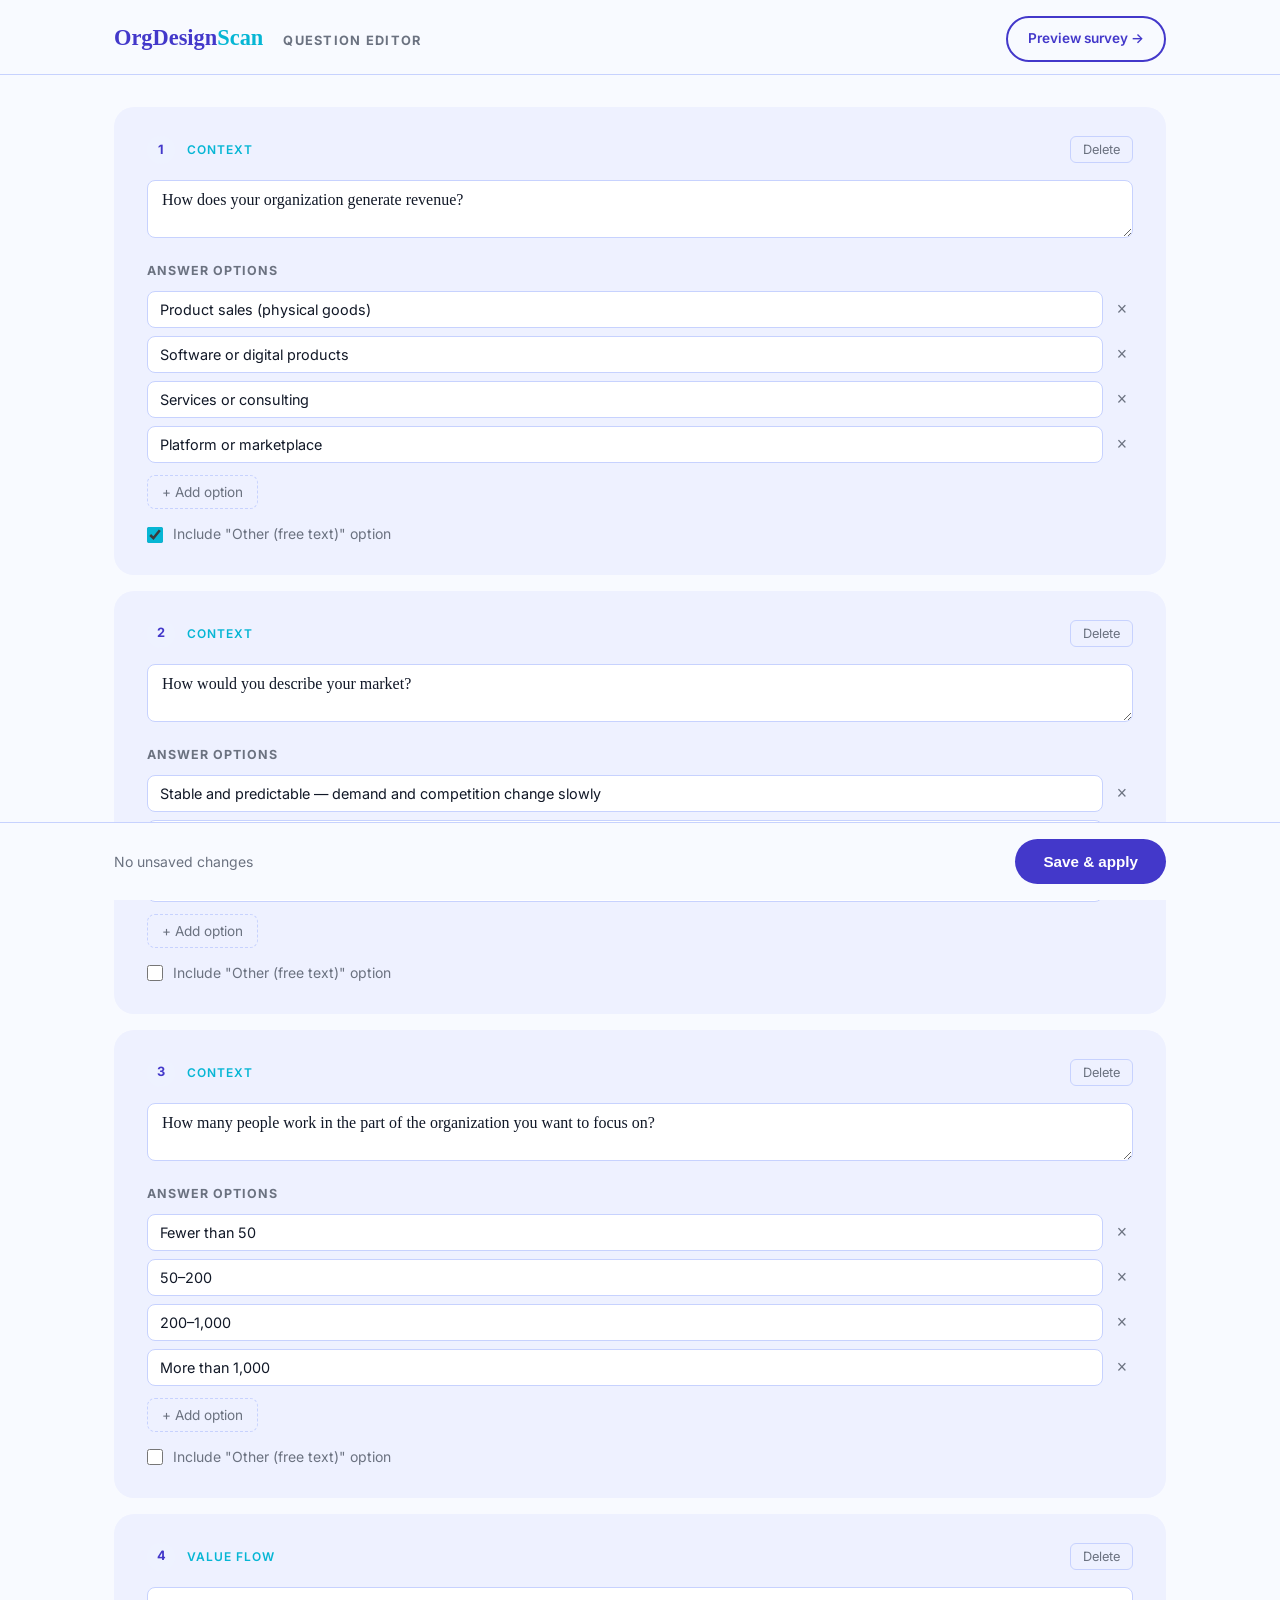
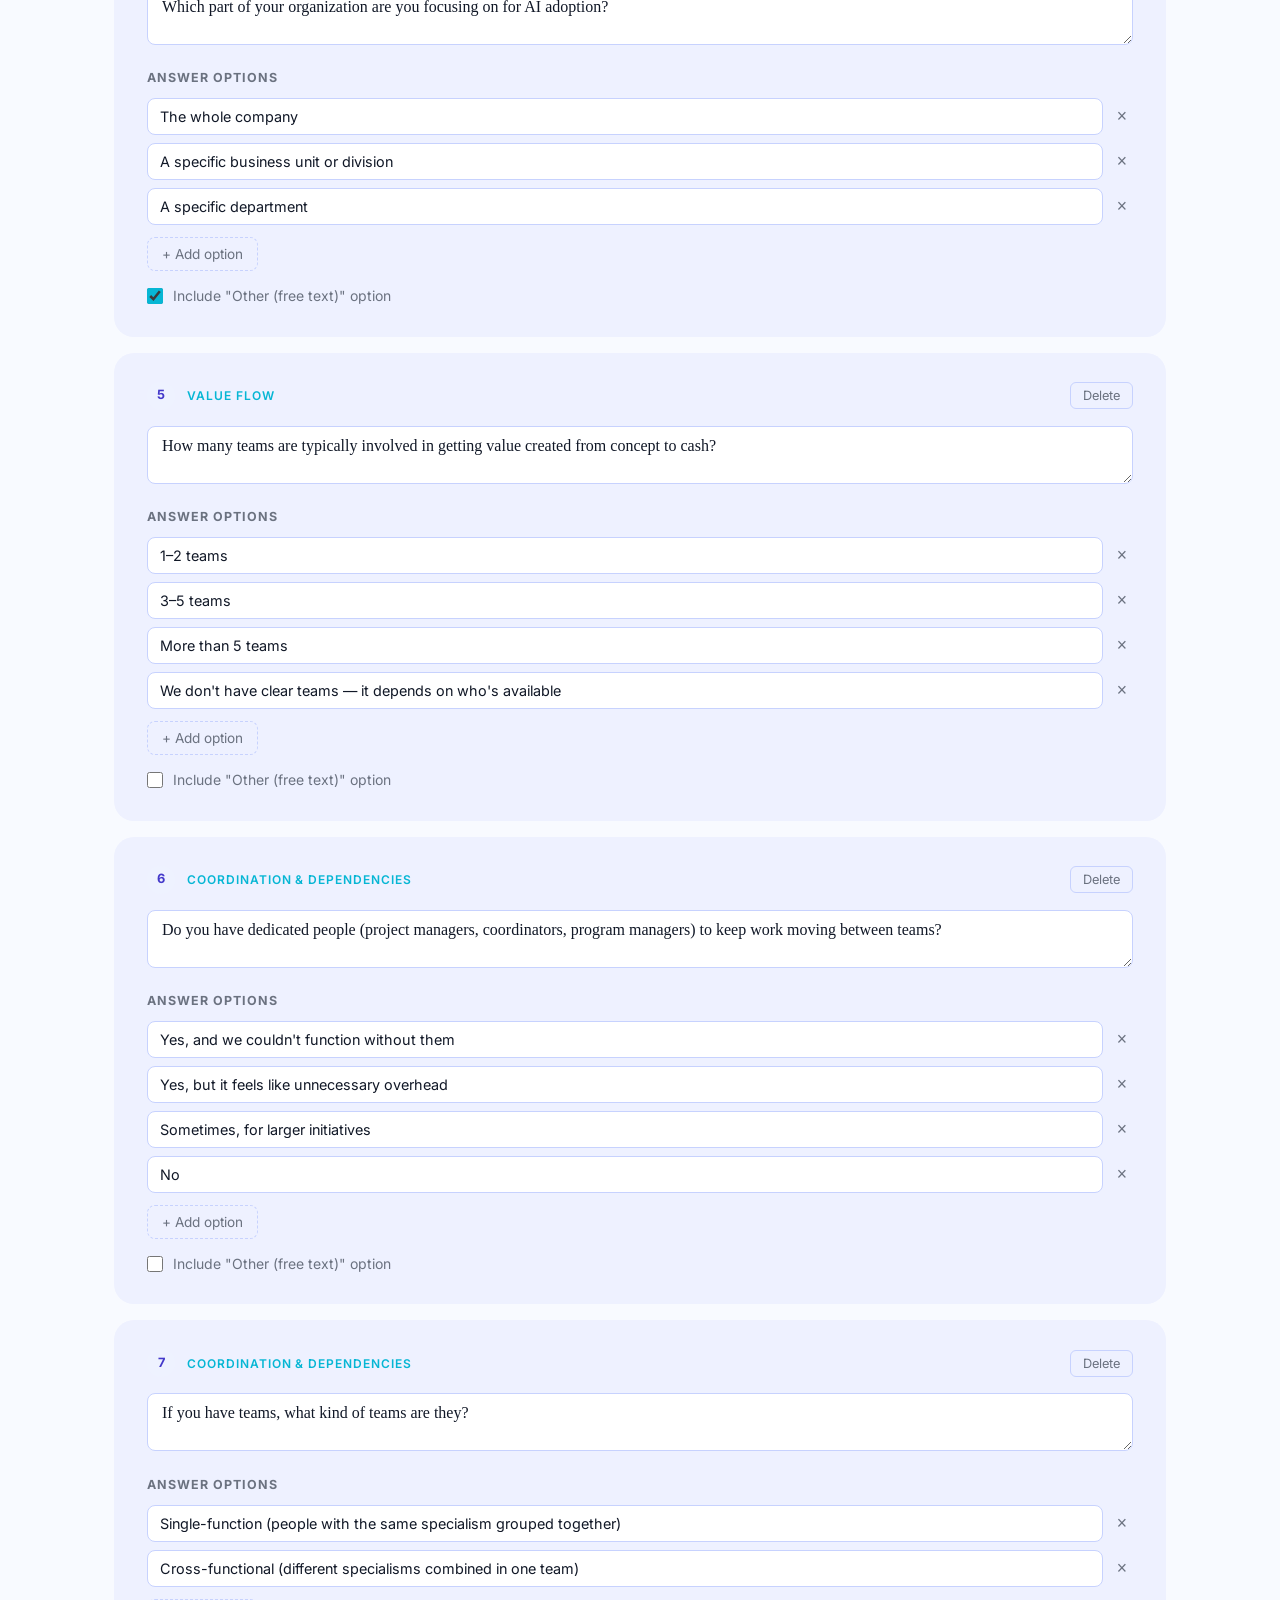
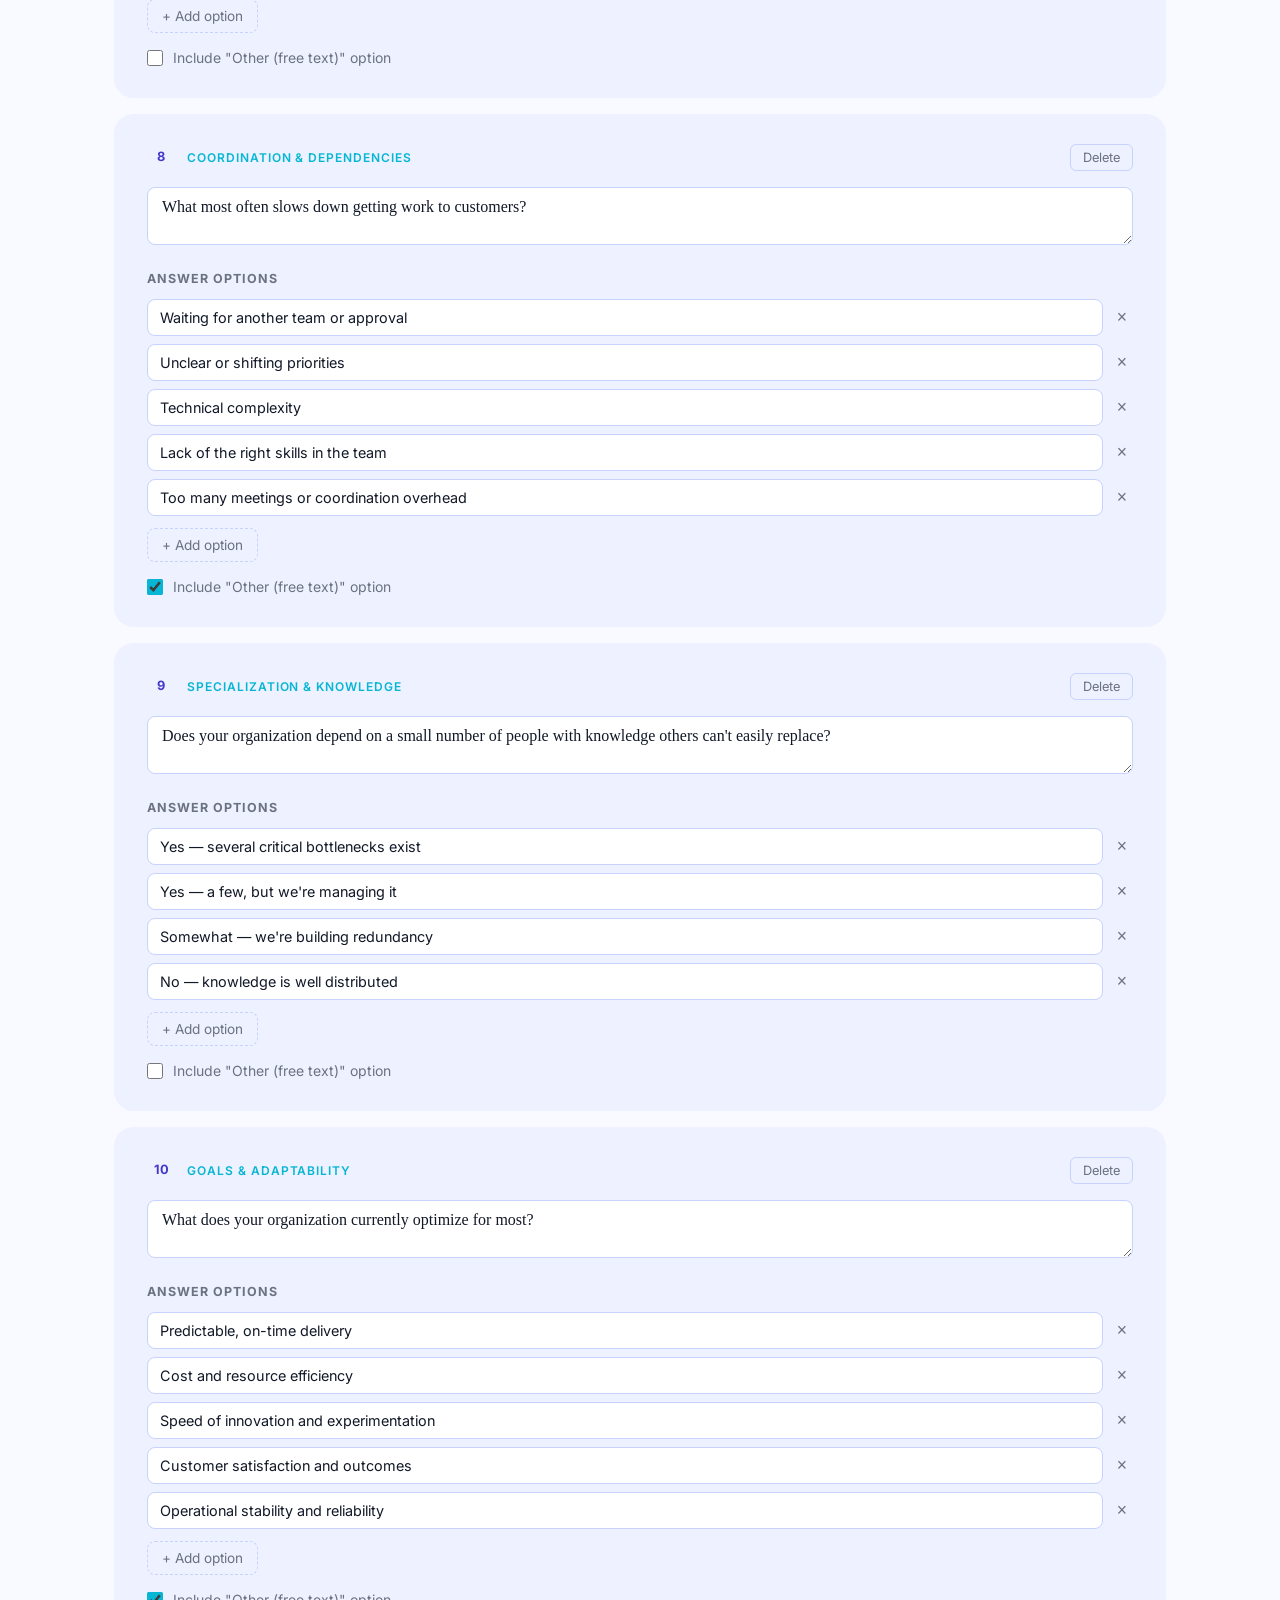
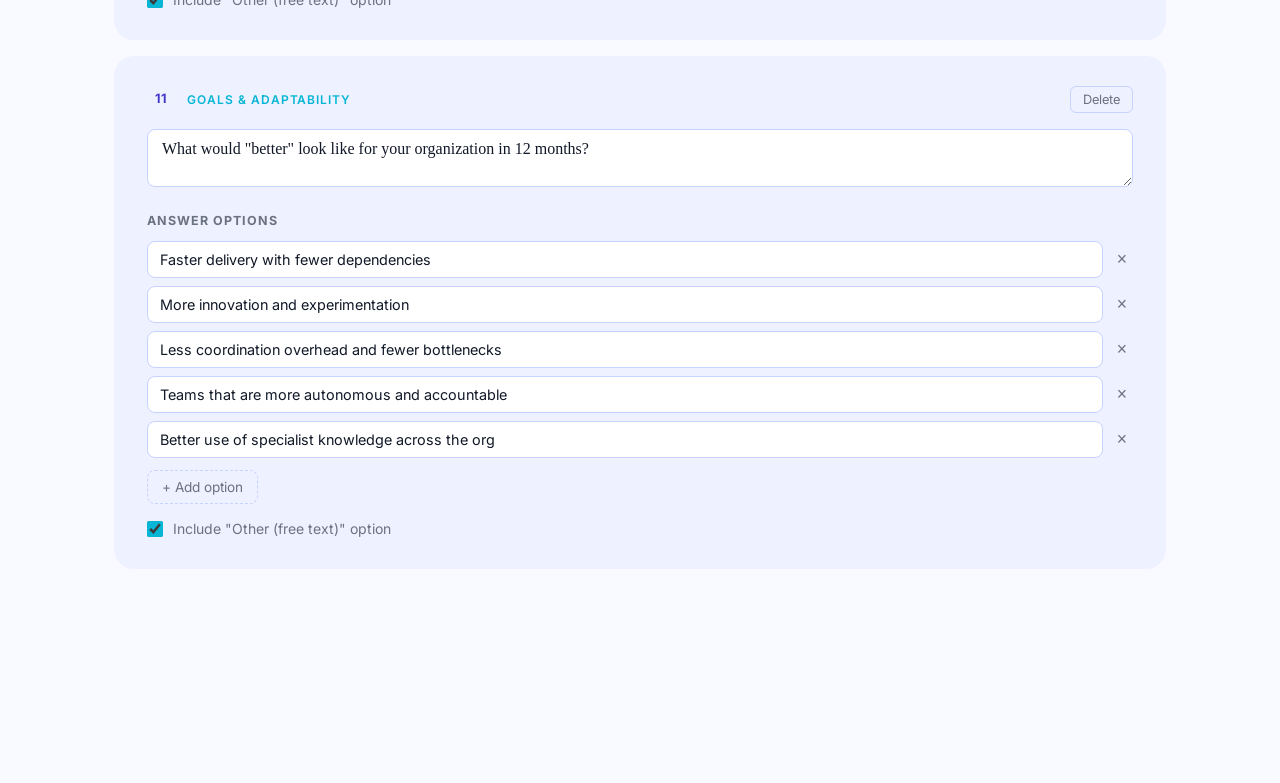
<file: admin.html>
<!DOCTYPE html>
<html lang="en">
<head>
  <meta charset="UTF-8" />
  <meta name="viewport" content="width=device-width, initial-scale=1.0" />
  <title>OrgDesignScan — Question Editor</title>
  <meta name="robots" content="noindex, nofollow" />
  <link rel="preconnect" href="https://fonts.googleapis.com">
  <link rel="preconnect" href="https://fonts.gstatic.com" crossorigin>
  <link href="https://fonts.googleapis.com/css2?family=Inter:wght@400;500;600;700&display=swap" rel="stylesheet">
  <link rel="stylesheet" href="css/styles.css" />
  <style>
    .admin-header {
      padding: 16px 0 12px;
      border-bottom: 1px solid var(--border);
      margin-bottom: 32px;
    }
    .admin-header .container {
      display: flex;
      align-items: center;
      justify-content: space-between;
    }
    .admin-title {
      font-size: 0.8rem;
      font-weight: 700;
      letter-spacing: 0.1em;
      text-transform: uppercase;
      color: var(--text-muted);
    }
    .q-editor {
      background: var(--surface);
      border-radius: var(--radius-lg);
      padding: 28px 32px;
      margin-bottom: 16px;
      border: 1.5px solid transparent;
      transition: border-color 0.2s;
    }
    .q-editor:focus-within {
      border-color: var(--teal);
    }
    .q-editor-top {
      display: flex;
      align-items: center;
      gap: 12px;
      margin-bottom: 16px;
    }
    .btn-delete-q {
      margin-left: auto;
      background: none;
      border: 1.5px solid var(--border);
      color: var(--text-muted);
      cursor: pointer;
      font-size: 0.8rem;
      padding: 5px 12px;
      border-radius: 6px;
      font-family: inherit;
      transition: all 0.15s;
    }
    .btn-delete-q:hover { border-color: #DC2626; color: #DC2626; background: #FEE2E2; }
    .q-num {
      width: 28px;
      height: 28px;
      border-radius: 50%;
      background: var(--green-light);
      color: var(--green);
      font-size: 0.8rem;
      font-weight: 700;
      display: flex;
      align-items: center;
      justify-content: center;
      flex-shrink: 0;
    }
    .q-section-tag {
      font-size: 0.75rem;
      font-weight: 600;
      text-transform: uppercase;
      letter-spacing: 0.08em;
      color: var(--teal);
    }
    .q-text-input {
      width: 100%;
      padding: 10px 14px;
      border: 1.5px solid var(--border);
      border-radius: 8px;
      background: var(--white);
      font-size: 1rem;
      font-family: 'Georgia', serif;
      color: var(--text);
      outline: none;
      resize: vertical;
      min-height: 56px;
    }
    .q-text-input:focus { border-color: var(--teal); }

    .options-editor { margin-top: 16px; }
    .options-editor-label {
      font-size: 0.78rem;
      font-weight: 700;
      text-transform: uppercase;
      letter-spacing: 0.08em;
      color: var(--text-muted);
      margin-bottom: 10px;
    }
    .option-row {
      display: flex;
      align-items: center;
      gap: 8px;
      margin-bottom: 8px;
    }
    .option-input {
      flex: 1;
      padding: 9px 12px;
      border: 1.5px solid var(--border);
      border-radius: 8px;
      background: var(--white);
      font-size: 0.9rem;
      color: var(--text);
      font-family: inherit;
      outline: none;
    }
    .option-input:focus { border-color: var(--teal); }
    .btn-remove-opt {
      background: none;
      border: none;
      color: var(--text-muted);
      cursor: pointer;
      font-size: 1.1rem;
      line-height: 1;
      padding: 4px 6px;
      border-radius: 4px;
      transition: all 0.15s;
    }
    .btn-remove-opt:hover { background: #FEE2E2; color: #DC2626; }
    .btn-add-opt {
      background: none;
      border: 1.5px dashed var(--border);
      color: var(--text-muted);
      cursor: pointer;
      font-size: 0.85rem;
      padding: 8px 14px;
      border-radius: 8px;
      font-family: inherit;
      transition: all 0.15s;
      margin-top: 4px;
    }
    .btn-add-opt:hover { border-color: var(--teal); color: var(--teal); }

    .other-toggle {
      display: flex;
      align-items: center;
      gap: 10px;
      margin-top: 14px;
      font-size: 0.875rem;
      color: var(--text-muted);
      cursor: pointer;
    }
    .other-toggle input { cursor: pointer; accent-color: var(--teal); width: 16px; height: 16px; }

    .save-bar {
      position: sticky;
      bottom: 0;
      background: var(--bg);
      border-top: 1px solid var(--border);
      padding: 16px 0;
      z-index: 50;
    }
    .save-bar .container {
      display: flex;
      align-items: center;
      justify-content: space-between;
    }
    .save-status {
      font-size: 0.875rem;
      color: var(--text-muted);
    }
    .save-status.saved { color: var(--teal); font-weight: 600; }
    .save-status.unsaved { color: #D97706; font-weight: 600; }

    .reset-link {
      font-size: 0.8rem;
      color: var(--text-muted);
      cursor: pointer;
      background: none;
      border: none;
      font-family: inherit;
      padding: 0;
      text-decoration: underline;
    }
    .reset-link:hover { color: #DC2626; }
  </style>
</head>
<body>

  <header class="admin-header">
    <div class="container">
      <div>
        <span class="nav-logo" style="font-size:1.4rem;">OrgDesign<span style="color:var(--teal)">Scan</span></span>
        <span class="admin-title" style="margin-left:16px;">Question Editor</span>
      </div>
      <a href="survey.html" target="_blank" class="btn btn-outline" style="font-size:0.85rem; padding:10px 20px;">
        Preview survey →
      </a>
    </div>
  </header>

  <main>
    <div class="container" style="padding-bottom: 120px;">
      <div id="editor-root"></div>
    </div>
  </main>

  <div class="save-bar">
    <div class="container">
      <div style="display:flex; align-items:center; gap:20px;">
        <span class="save-status" id="save-status">No unsaved changes</span>
        <button class="reset-link" id="revert-btn" onclick="revertToLastSaved()" style="display:none">Revert to last saved</button>
      </div>
      <button class="btn btn-primary" onclick="saveQuestions()">Save &amp; apply</button>
    </div>
  </div>

  <script src="js/questions.js"></script>
  <script>
    // Load questions — from localStorage if saved, else from QUESTIONS default
    function getQuestions() {
      const stored = localStorage.getItem('ods_questions');
      if (stored) {
        try { return JSON.parse(stored); } catch(e) {}
      }
      return JSON.parse(JSON.stringify(QUESTIONS)); // deep clone defaults
    }

    let questions = getQuestions();
    let dirty = false;

    function markDirty() {
      dirty = true;
      const el = document.getElementById('save-status');
      el.textContent = 'Unsaved changes';
      el.className = 'save-status unsaved';
      document.getElementById('revert-btn').style.display = 'inline';
    }

    function renderEditor() {
      const root = document.getElementById('editor-root');
      root.innerHTML = '';
      questions.forEach((q, qi) => {
        const div = document.createElement('div');
        div.className = 'q-editor';
        div.innerHTML = `
          <div class="q-editor-top">
            <div class="q-num">${qi + 1}</div>
            <span class="q-section-tag">${q.section}</span>
            <button class="btn-delete-q" onclick="deleteQuestion(${qi})">Delete</button>
          </div>
          <textarea class="q-text-input" rows="2" data-qi="${qi}" data-field="text">${escapeHtml(q.text)}</textarea>
          <div class="options-editor">
            <div class="options-editor-label">Answer options</div>
            <div id="opts-${qi}"></div>
            <button class="btn-add-opt" onclick="addOption(${qi})">+ Add option</button>
          </div>
          <label class="other-toggle">
            <input type="checkbox" ${q.other ? 'checked' : ''} onchange="toggleOther(${qi}, this.checked)" />
            Include "Other (free text)" option
          </label>
        `;
        root.appendChild(div);
        renderOptions(qi);
      });

      // Bind question text changes
      root.querySelectorAll('textarea[data-field="text"]').forEach(ta => {
        ta.addEventListener('input', () => {
          questions[ta.dataset.qi].text = ta.value;
          markDirty();
        });
      });
    }

    function renderOptions(qi) {
      const container = document.getElementById(`opts-${qi}`);
      container.innerHTML = '';
      questions[qi].options.forEach((opt, oi) => {
        const row = document.createElement('div');
        row.className = 'option-row';
        row.innerHTML = `
          <input class="option-input" type="text" value="${escapeAttr(opt)}" data-qi="${qi}" data-oi="${oi}" />
          <button class="btn-remove-opt" onclick="removeOption(${qi}, ${oi})" title="Remove">×</button>
        `;
        container.appendChild(row);
      });
      // Bind option text changes
      container.querySelectorAll('.option-input').forEach(inp => {
        inp.addEventListener('input', () => {
          questions[inp.dataset.qi].options[inp.dataset.oi] = inp.value;
          markDirty();
        });
      });
    }

    function addOption(qi) {
      questions[qi].options.push('');
      renderOptions(qi);
      // Focus the new input
      const inputs = document.querySelectorAll(`#opts-${qi} .option-input`);
      if (inputs.length) inputs[inputs.length - 1].focus();
      markDirty();
    }

    function removeOption(qi, oi) {
      if (questions[qi].options.length <= 1) return;
      questions[qi].options.splice(oi, 1);
      renderOptions(qi);
      markDirty();
    }

    function toggleOther(qi, checked) {
      questions[qi].other = checked;
      markDirty();
    }

    function saveQuestions() {
      localStorage.setItem('ods_questions', JSON.stringify(questions));
      dirty = false;
      const el = document.getElementById('save-status');
      el.textContent = 'Saved ✓';
      el.className = 'save-status saved';
      setTimeout(() => {
        el.textContent = 'No unsaved changes';
        el.className = 'save-status';
      }, 2500);
    }

    function deleteQuestion(qi) {
      if (!confirm(`Delete question ${qi + 1}? This cannot be undone until you save.`)) return;
      questions.splice(qi, 1);
      renderEditor();
      markDirty();
    }

    function revertToLastSaved() {
      if (!confirm('Revert to last saved version? Unsaved changes will be lost.')) return;
      questions = getQuestions();
      renderEditor();
      dirty = false;
      const el = document.getElementById('save-status');
      el.textContent = 'Reverted to last saved';
      el.className = 'save-status saved';
      document.getElementById('revert-btn').style.display = 'none';
      setTimeout(() => { el.textContent = 'No unsaved changes'; el.className = 'save-status'; }, 2500);
    }

    function escapeHtml(str) {
      return String(str).replace(/&/g,'&amp;').replace(/</g,'&lt;').replace(/>/g,'&gt;').replace(/"/g,'&quot;');
    }
    function escapeAttr(str) {
      return String(str).replace(/&/g,'&amp;').replace(/"/g,'&quot;');
    }

    // Init
    renderEditor();
  </script>

</body>
</html>
</file>
<file: css/styles.css>
/* ============================================================
   OrgDesignScan — Global Styles
   Color palette inspired by 10xOrg / Summit brand
   ============================================================ */

:root {
  --bg:         #F8FAFF;
  --surface:    #EEF1FF;
  --surface-2:  #E0E5FF;
  --green:      #4338CA;
  --green-dark: #312E81;
  --green-light:#EEF2FF;
  --teal:       #06B6D4;
  --teal-light: #E0F9FF;
  --text:       #111827;
  --text-muted: #6B7280;
  --border:     #C7D2FE;
  --white:      #FFFFFF;
  --radius:     12px;
  --radius-lg:  20px;
  --shadow:     0 2px 12px rgba(67,56,202,0.08);
}

*, *::before, *::after { box-sizing: border-box; margin: 0; padding: 0; }

html { scroll-behavior: smooth; }

body {
  font-family: 'Inter', system-ui, -apple-system, sans-serif;
  background: var(--bg);
  color: var(--text);
  line-height: 1.6;
  font-size: 16px;
}

/* ── Typography ── */
h1, h2, h3, h4 {
  font-family: 'Georgia', 'Times New Roman', serif;
  color: var(--green);
  line-height: 1.2;
}
h1 { font-size: clamp(2rem, 5vw, 3.2rem); }
h2 { font-size: clamp(1.5rem, 3vw, 2.2rem); }
h3 { font-size: 1.25rem; }

p { color: var(--text-muted); margin-bottom: 1rem; }
p:last-child { margin-bottom: 0; }

a { color: var(--green); text-decoration: none; }
a:hover { text-decoration: underline; }

/* ── Layout ── */
.container {
  max-width: 1100px;
  margin: 0 auto;
  padding: 0 24px;
}

section { padding: 80px 0; }

/* ── Nav ── */
nav {
  background: var(--bg);
  border-bottom: 1px solid var(--border);
  padding: 18px 0;
  position: sticky;
  top: 0;
  z-index: 100;
}
nav .container {
  display: flex;
  align-items: center;
  justify-content: space-between;
}
.nav-logo {
  font-family: 'Georgia', serif;
  font-size: 2.3rem;
  color: var(--green);
  font-weight: bold;
  line-height: 1.1;
}
.nav-logo span {
  color: var(--teal);
}
.nav-links {
  display: flex;
  gap: 32px;
  list-style: none;
}
.nav-links a {
  color: var(--text-muted);
  font-size: 0.9rem;
  transition: color 0.2s;
}
.nav-links a:hover { color: var(--green); text-decoration: none; }

/* ── Buttons ── */
.btn {
  display: inline-flex;
  align-items: center;
  gap: 8px;
  padding: 14px 28px;
  border-radius: 50px;
  font-size: 0.95rem;
  font-weight: 600;
  cursor: pointer;
  transition: all 0.2s;
  border: none;
  text-decoration: none;
}
.btn-primary {
  background: var(--green);
  color: var(--white);
}
.btn-primary:hover {
  background: var(--green-dark);
  color: var(--white);
  text-decoration: none;
  transform: translateY(-1px);
  box-shadow: 0 4px 16px rgba(42,107,82,0.25);
}
.btn-outline {
  background: transparent;
  color: var(--green);
  border: 2px solid var(--green);
}
.btn-outline:hover {
  background: var(--green);
  color: var(--white);
  text-decoration: none;
}
.btn-teal {
  background: var(--teal);
  color: var(--white);
}
.btn-teal:hover {
  background: #4aa593;
  color: var(--white);
  text-decoration: none;
  transform: translateY(-1px);
}
.btn-lg { padding: 18px 40px; font-size: 1.05rem; }

/* ── Pills / Tags ── */
.pill {
  display: inline-flex;
  align-items: center;
  padding: 8px 18px;
  border-radius: 50px;
  font-size: 0.875rem;
  font-weight: 500;
}
.pill-teal {
  background: var(--teal-light);
  color: var(--green);
  border: 1.5px solid var(--teal);
}
.pill-outline {
  background: transparent;
  color: var(--text-muted);
  border: 1.5px solid var(--border);
}

/* ── Cards ── */
.card {
  background: var(--surface);
  border-radius: var(--radius-lg);
  padding: 32px;
  box-shadow: var(--shadow);
}

/* ── Stat cards ── */
.stats-grid {
  display: grid;
  grid-template-columns: repeat(3, 1fr);
  gap: 20px;
  margin-top: 48px;
}
@media (max-width: 700px) {
  .stats-grid { grid-template-columns: 1fr; }
}
.stat-card {
  background: var(--surface);
  border-radius: var(--radius-lg);
  padding: 32px 28px;
}
.stat-card .stat-number {
  font-family: 'Georgia', serif;
  font-size: 2.8rem;
  color: var(--green);
  line-height: 1;
  margin-bottom: 10px;
}
.stat-card p {
  font-size: 0.9rem;
  color: var(--text-muted);
  margin: 0;
}

/* ── Hero ── */
.hero {
  padding: 100px 0 80px;
}
.hero-label {
  font-size: 0.8rem;
  font-weight: 700;
  letter-spacing: 0.12em;
  text-transform: uppercase;
  color: var(--text-muted);
  margin-bottom: 20px;
}
.hero h1 {
  margin-bottom: 24px;
  max-width: 700px;
}
.hero .lead {
  font-size: 1.15rem;
  color: var(--text-muted);
  max-width: 560px;
  margin-bottom: 40px;
}
.hero-cta {
  display: flex;
  align-items: center;
  gap: 16px;
  flex-wrap: wrap;
}
.hero-note {
  font-size: 0.85rem;
  color: var(--text-muted);
}

/* ── Focus section ── */
.focus-section {
  border-top: 1px solid var(--border);
  padding-top: 64px;
}
.section-label {
  font-size: 0.78rem;
  font-weight: 700;
  letter-spacing: 0.12em;
  text-transform: uppercase;
  color: var(--text-muted);
  margin-bottom: 20px;
}
.focus-intro {
  font-size: 1.1rem;
  color: var(--text);
  font-weight: 500;
  margin-bottom: 24px;
}
.pills-row {
  display: flex;
  flex-wrap: wrap;
  gap: 12px;
  margin-bottom: 48px;
}

/* ── How it works ── */
.steps-grid {
  display: grid;
  grid-template-columns: repeat(3, 1fr);
  gap: 24px;
  margin-top: 40px;
}
@media (max-width: 700px) {
  .steps-grid { grid-template-columns: 1fr; }
}
.step-card {
  background: var(--surface);
  border-radius: var(--radius-lg);
  padding: 28px;
}
.step-number {
  font-family: 'Georgia', serif;
  font-size: 2.8rem;
  color: var(--green);
  font-weight: 700;
  line-height: 1;
  margin-bottom: 12px;
}
.step-card h3 {
  font-size: 1.05rem;
  margin-bottom: 8px;
}
.step-card p {
  font-size: 0.9rem;
}

/* ── CTA banner ── */
.cta-banner {
  background: var(--green);
  border-radius: var(--radius-lg);
  padding: 60px 48px;
  text-align: center;
  margin: 0;
}
.cta-banner h2 {
  color: var(--white);
  margin-bottom: 16px;
}
.cta-banner p {
  color: rgba(255,255,255,0.75);
  margin-bottom: 32px;
  font-size: 1.05rem;
}

/* ── Footer ── */
footer {
  border-top: 1px solid var(--border);
  padding: 40px 0;
  text-align: center;
}
footer p {
  font-size: 0.85rem;
  color: var(--text-muted);
}

/* ── Modal ── */
.modal-overlay {
  display: none;
  position: fixed;
  inset: 0;
  background: rgba(28,28,26,0.5);
  z-index: 1000;
  align-items: center;
  justify-content: center;
  padding: 24px;
}
.modal-overlay.open {
  display: flex;
}
.modal {
  background: var(--bg);
  border-radius: var(--radius-lg);
  padding: 48px 40px;
  max-width: 460px;
  width: 100%;
  max-height: 90vh;
  overflow-y: auto;
  box-shadow: 0 20px 60px rgba(0,0,0,0.15);
  position: relative;
}
.modal h2 {
  font-size: 1.6rem;
  margin-bottom: 8px;
}
.modal .modal-sub {
  color: var(--text-muted);
  font-size: 0.95rem;
  margin-bottom: 32px;
}
.modal-close {
  position: absolute;
  top: 20px; right: 20px;
  background: none;
  border: none;
  cursor: pointer;
  color: var(--text-muted);
  font-size: 1.2rem;
  line-height: 1;
  padding: 4px;
}
.modal-close:hover { color: var(--text); }

/* ── Form elements ── */
.form-group { margin-bottom: 20px; }
.form-group label {
  display: block;
  font-size: 0.875rem;
  font-weight: 600;
  color: var(--text);
  margin-bottom: 8px;
}
.form-group input {
  width: 100%;
  padding: 12px 16px;
  border: 1.5px solid var(--border);
  border-radius: 8px;
  background: var(--white);
  font-size: 0.95rem;
  color: var(--text);
  transition: border-color 0.2s;
  outline: none;
  font-family: inherit;
}
.form-group input:focus {
  border-color: var(--teal);
}

/* ═══════════════════════════════════════════
   SURVEY PAGE
═══════════════════════════════════════════ */
.survey-header {
  padding: 16px 0 12px;
  border-bottom: 1px solid var(--border);
  margin-bottom: 20px;
}
.survey-header .container {
  display: flex;
  align-items: center;
  justify-content: space-between;
}
.survey-greeting {
  font-size: 0.9rem;
  color: var(--text-muted);
}
.survey-greeting strong { color: var(--text); }

/* Progress */
.progress-wrap {
  margin-bottom: 20px;
}
.progress-meta {
  display: flex;
  justify-content: space-between;
  font-size: 0.8rem;
  color: var(--text-muted);
  margin-bottom: 8px;
}
.progress-bar {
  width: 100%;
  height: 4px;
  background: var(--surface-2);
  border-radius: 2px;
  overflow: hidden;
}
.progress-fill {
  height: 100%;
  background: var(--teal);
  border-radius: 2px;
  transition: width 0.4s ease;
}

/* Question card */
.question-wrap {
  max-width: 680px;
  margin: 0 auto;
}
.question-card {
  background: var(--surface);
  border-radius: var(--radius-lg);
  padding: 40px;
  margin-bottom: 24px;
}
.question-number {
  font-size: 0.78rem;
  font-weight: 700;
  letter-spacing: 0.1em;
  text-transform: uppercase;
  color: var(--teal);
  margin-bottom: 12px;
}
.question-text {
  font-family: 'Georgia', serif;
  font-size: 1.35rem;
  color: var(--green-dark);
  line-height: 1.4;
  margin-bottom: 12px;
}
.question-hint {
  font-size: 0.82rem;
  color: var(--text-muted);
  font-style: italic;
  margin: 0 0 24px;
}

/* Answer options */
.options-list {
  list-style: none;
  display: flex;
  flex-direction: column;
  gap: 10px;
}
.option-item input[type="radio"],
.option-item input[type="checkbox"] {
  display: none;
}
.option-label {
  display: flex;
  align-items: center;
  gap: 14px;
  padding: 14px 18px;
  border: 1.5px solid var(--border);
  border-radius: 10px;
  cursor: pointer;
  background: var(--white);
  transition: all 0.15s;
  font-size: 0.95rem;
  color: var(--text);
}
.option-label:hover {
  border-color: var(--teal);
  background: var(--teal-light);
}
.option-item input:checked + .option-label {
  border-color: var(--green);
  background: var(--green-light);
  color: var(--green-dark);
  font-weight: 500;
}
.option-dot {
  width: 18px;
  height: 18px;
  border-radius: 50%;
  border: 2px solid var(--border);
  flex-shrink: 0;
  transition: all 0.15s;
  background: var(--white);
}
.option-item input:checked + .option-label .option-dot {
  border-color: var(--green);
  background: var(--green);
  box-shadow: inset 0 0 0 3px var(--white);
}
/* Square checkboxes for multi-select questions */
.options-list--multi .option-dot {
  border-radius: 4px;
  box-shadow: none;
}
.options-list--multi .option-item input:checked + .option-label .option-dot {
  border-color: var(--green);
  background: var(--green);
  box-shadow: none;
  /* checkmark via pseudo-element */
  position: relative;
}
.options-list--multi .option-item input:checked + .option-label .option-dot::after {
  content: '';
  position: absolute;
  left: 3px;
  top: 0px;
  width: 5px;
  height: 9px;
  border: 2px solid white;
  border-top: none;
  border-left: none;
  transform: rotate(45deg);
}

/* Other free text */
.other-input {
  width: 100%;
  padding: 10px 14px;
  border: 1.5px solid var(--border);
  border-radius: 8px;
  background: var(--white);
  font-size: 0.9rem;
  color: var(--text);
  margin-top: 8px;
  font-family: inherit;
  outline: none;
  display: none;
}
.other-input:focus { border-color: var(--teal); }
.other-input.visible { display: block; }

/* Nav buttons */
.question-nav {
  display: flex;
  align-items: center;
  justify-content: space-between;
  max-width: 680px;
  margin: 0 auto;
}
.btn-back {
  background: none;
  border: none;
  color: var(--text-muted);
  cursor: pointer;
  font-size: 0.9rem;
  display: flex;
  align-items: center;
  gap: 6px;
  padding: 8px 0;
  font-family: inherit;
}
.btn-back:hover { color: var(--text); }

/* ── Results / Diagnosis ── */
.results-wrap {
  max-width: 720px;
  margin: 0 auto;
}
.results-header {
  text-align: center;
  margin-bottom: 48px;
}
.results-header h2 {
  font-size: 2rem;
  margin-bottom: 12px;
}
.diagnosis-card {
  background: var(--surface);
  border-radius: var(--radius-lg);
  padding: 40px;
  margin-bottom: 24px;
}
.diagnosis-card h3 {
  color: var(--green);
  margin-bottom: 16px;
  padding-bottom: 12px;
  border-bottom: 1px solid var(--border);
}
.diagnosis-card p, .diagnosis-card li {
  font-size: 0.95rem;
  line-height: 1.7;
}
.diagnosis-card ul {
  padding-left: 20px;
  margin-top: 8px;
}
.diagnosis-card li { margin-bottom: 6px; }

.antipattern-badge {
  display: inline-flex;
  align-items: center;
  gap: 6px;
  padding: 5px 12px;
  border-radius: 50px;
  font-size: 0.8rem;
  font-weight: 600;
  margin: 4px 4px 4px 0;
}
.badge-red {
  background: #FEE2E2;
  color: #991B1B;
}
.badge-amber {
  background: #FEF3C7;
  color: #92400E;
}
.badge-green {
  background: var(--green-light);
  color: var(--green-dark);
}

.results-cta {
  background: var(--green);
  border-radius: var(--radius-lg);
  padding: 48px 40px;
  text-align: center;
  margin-top: 40px;
}
.results-cta h3 {
  color: var(--white);
  font-size: 1.5rem;
  margin-bottom: 12px;
}
.results-cta p {
  color: rgba(255,255,255,0.8);
  margin-bottom: 28px;
}
.results-cta-buttons {
  display: flex;
  gap: 16px;
  justify-content: center;
  flex-wrap: wrap;
}

/* Loading state */
.loading-wrap {
  text-align: center;
  padding: 80px 0;
}
.spinner {
  width: 48px;
  height: 48px;
  border: 3px solid var(--surface-2);
  border-top-color: var(--teal);
  border-radius: 50%;
  animation: spin 0.9s linear infinite;
  margin: 0 auto 24px;
}
@keyframes spin { to { transform: rotate(360deg); } }
.loading-wrap h3 { color: var(--green); margin-bottom: 8px; }
.loading-wrap p { font-size: 0.9rem; }

/* ═══════════════════════════════════════════
   ABOUT PAGE
═══════════════════════════════════════════ */
.about-hero {
  padding: 48px 0 48px;
  border-top: 1px solid var(--green);
}
.about-hero h1 { margin-bottom: 20px; }
.about-section { padding: 60px 0; border-top: 1px solid var(--border); }
.resource-card {
  background: var(--surface);
  border-radius: var(--radius-lg);
  padding: 32px;
  display: flex;
  gap: 24px;
  align-items: flex-start;
  margin-bottom: 20px;
}
.resource-icon {
  width: 52px;
  height: 52px;
  background: var(--green-light);
  border-radius: 12px;
  display: flex;
  align-items: center;
  justify-content: center;
  font-size: 1.4rem;
  flex-shrink: 0;
}
.resource-card h3 { margin-bottom: 6px; }
.resource-card p { font-size: 0.9rem; margin-bottom: 12px; }

/* Survey results: stack two-column sections on mobile */
@media (max-width: 700px) {
  .results-2col { grid-template-columns: 1fr !important; }
}
</file>
